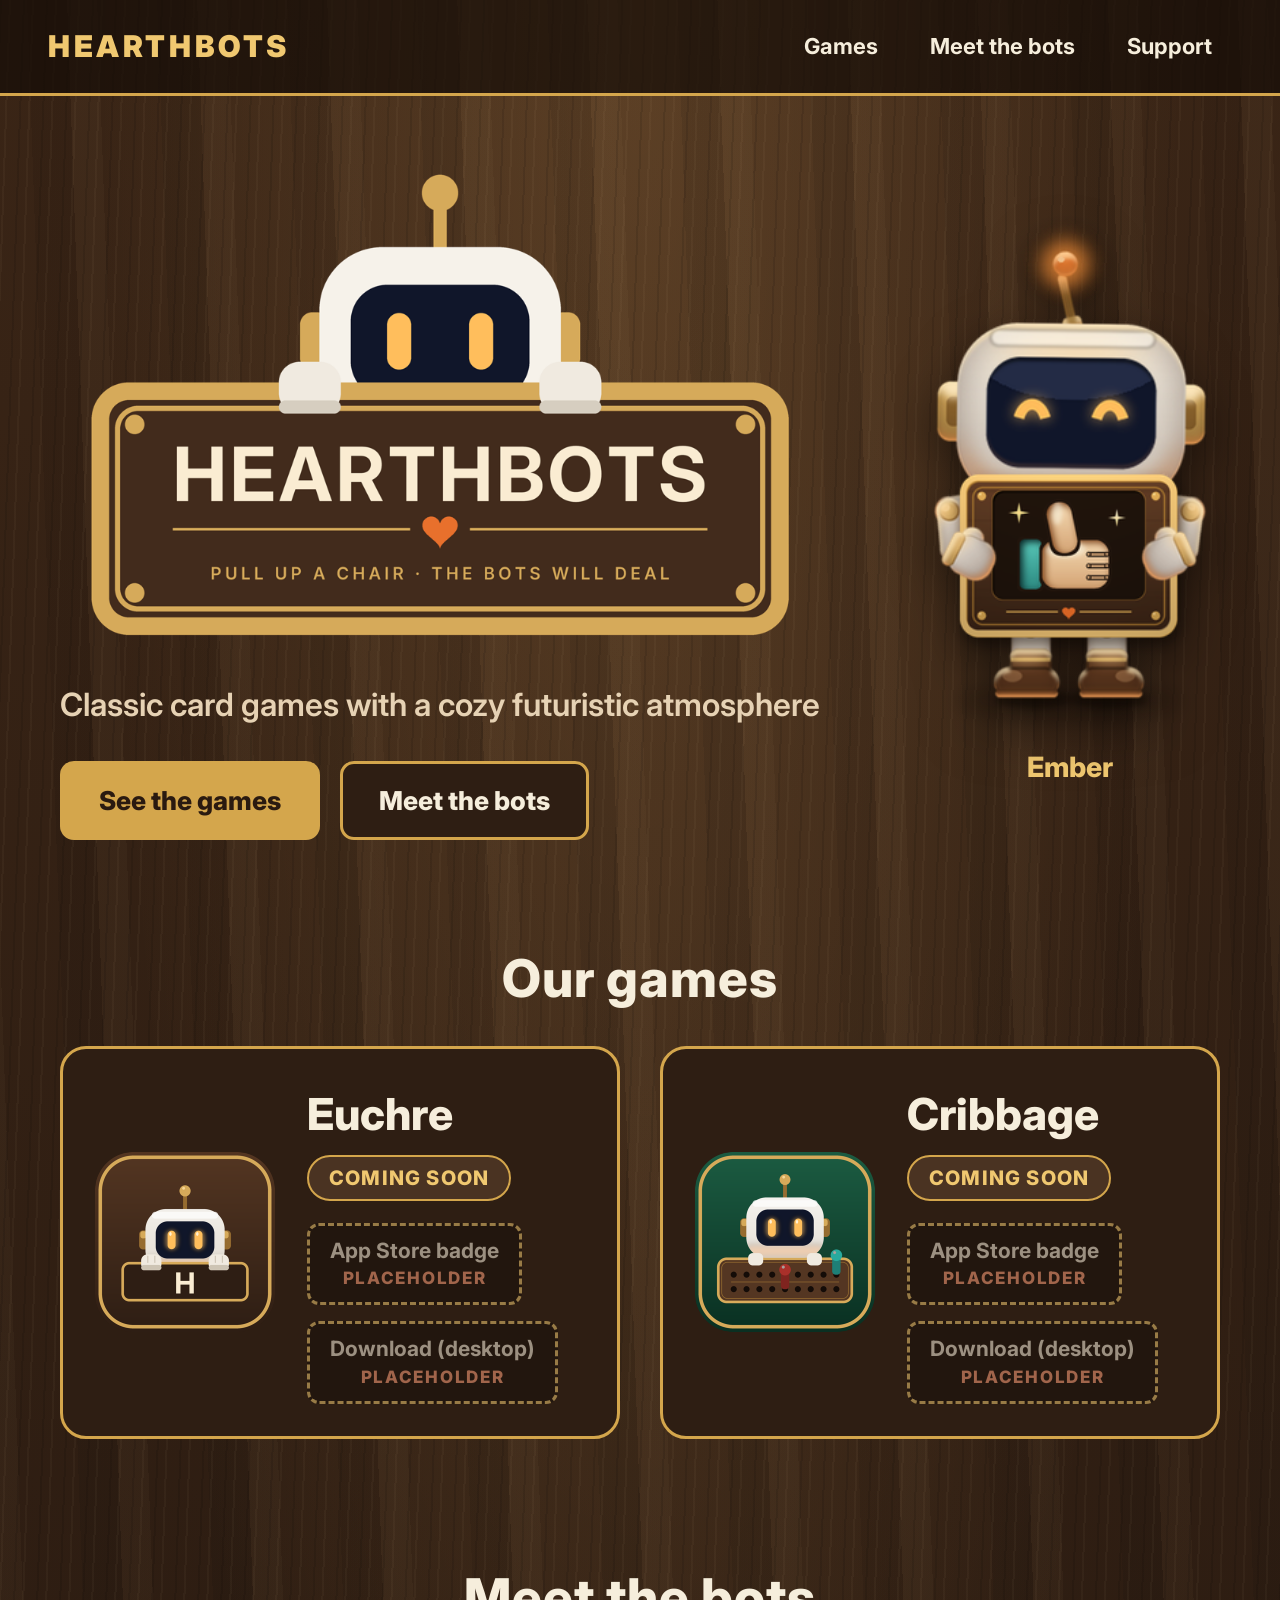
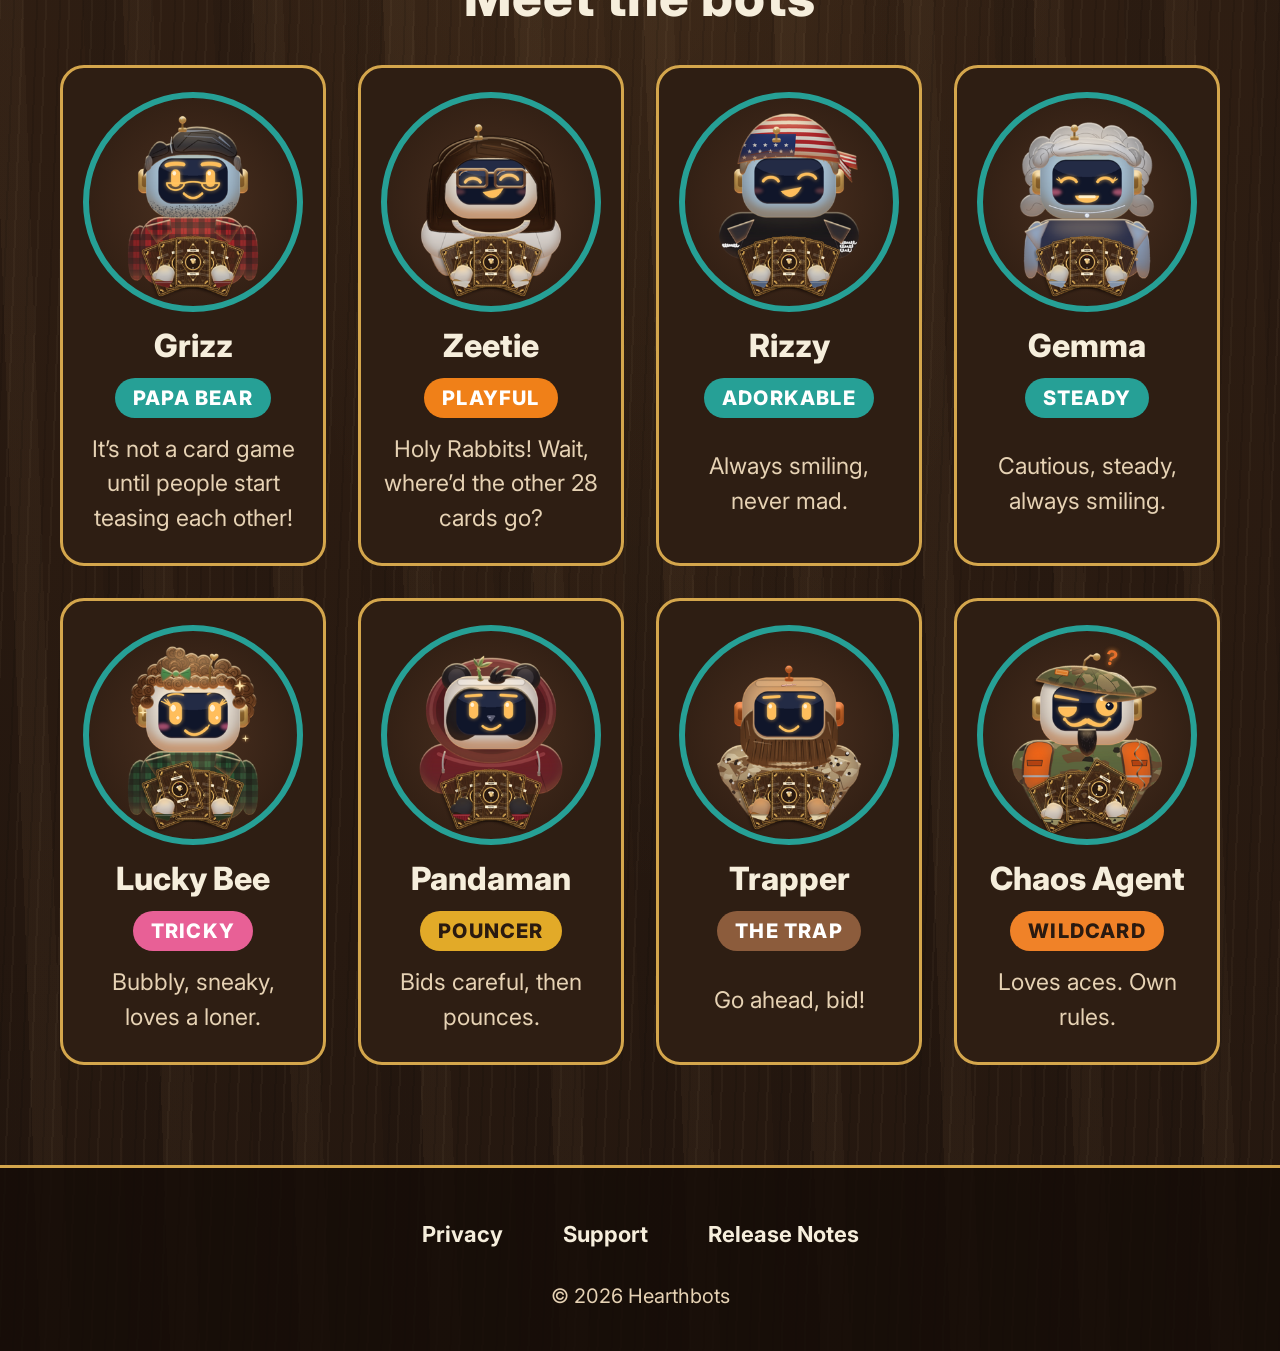
<file: index.html>
<!doctype html>
<html lang="en">
<head>
<meta charset="utf-8">
<meta name="viewport" content="width=device-width, initial-scale=1">
<title>Hearthbots: card games with friendly bots</title>
<meta name="description" content="Hearthbots: tavern card games with friendly robot players. Euchre and Cribbage are coming soon.">
<link rel="stylesheet" href="style.css">
</head>
<body>
<header class="topbar">
  <a class="brand" href="./">HEARTHBOTS</a>
  <nav><a href="#games">Games</a><a href="#bots">Meet the bots</a><a href="support/">Support</a></nav>
</header>

<main>
<section class="hero">
  <div class="hero-copy">
    <h1><img src="assets/logo_hearthbots.png" alt="Hearthbots: pull up a chair, the bots will deal" width="1000" height="659"></h1>
    <p class="lead">Classic card games with a cozy futuristic atmosphere</p>
    <div class="cta-row">
      <a class="btn btn-gold" href="#games">See the games</a>
      <a class="btn btn-ghost" href="#bots">Meet the bots</a>
    </div>
  </div>
  <figure class="hero-ember"><img src="assets/ember_thumbsup.png" alt="Ember, the Hearthbots host, giving a thumbs up" width="206" height="390"><figcaption>Ember</figcaption></figure>
</section>

<section id="games" class="section">
  <h2>Our games</h2>
  <div class="games">
    <article class="game">
      <img class="app-icon" src="assets/icon_euchre.png" alt="Hearthbots Euchre app icon" width="360" height="360">
      <div class="game-body">
        <h3>Euchre</h3>
        <span class="pill pill-soon">COMING SOON</span>
        <div class="badges">
          <span class="badge-ph is-disabled">App Store badge<br><small>PLACEHOLDER</small></span>
          <span class="badge-ph is-disabled">Download (desktop)<br><small>PLACEHOLDER</small></span>
        </div>
      </div>
    </article>
    <article class="game">
      <img class="app-icon" src="assets/icon_cribbage.png" alt="Hearthbots Cribbage app icon" width="360" height="360">
      <div class="game-body">
        <h3>Cribbage</h3>
        <span class="pill pill-soon">COMING SOON</span>
        <div class="badges">
          <span class="badge-ph is-disabled">App Store badge<br><small>PLACEHOLDER</small></span>
          <span class="badge-ph is-disabled">Download (desktop)<br><small>PLACEHOLDER</small></span>
        </div>
      </div>
    </article>
  </div>
</section>

<section id="bots" class="section">
  <h2>Meet the bots</h2>
  <ul class="bots">
    <li><img src="assets/bots/grizz.png" alt="Grizz" width="320" height="320"><h3>Grizz</h3><span class="tag" style="--t:#26a096">PAPA BEAR</span><p>It&rsquo;s not a card game until people start teasing each other!</p></li>
    <li><img src="assets/bots/zeetie.png" alt="Zeetie" width="320" height="320"><h3>Zeetie</h3><span class="tag" style="--t:#f08018">PLAYFUL</span><p>Holy Rabbits! Wait, where&rsquo;d the other 28 cards go?</p></li>
    <li><img src="assets/bots/rizzy.png" alt="Rizzy" width="320" height="320"><h3>Rizzy</h3><span class="tag" style="--t:#26a096">ADORKABLE</span><p>Always smiling, never mad.</p></li>
    <li><img src="assets/bots/gemma.png" alt="Gemma" width="320" height="320"><h3>Gemma</h3><span class="tag" style="--t:#26a096">STEADY</span><p>Cautious, steady, always smiling.</p></li>
    <li><img src="assets/bots/luckybee.png" alt="Lucky Bee" width="320" height="320"><h3>Lucky Bee</h3><span class="tag" style="--t:#e86096">TRICKY</span><p>Bubbly, sneaky, loves a loner.</p></li>
    <li><img src="assets/bots/pandaman.png" alt="Pandaman" width="320" height="320"><h3>Pandaman</h3><span class="tag" style="--t:#e2aa28;--tc:#2a1a10">POUNCER</span><p>Bids careful, then pounces.</p></li>
    <li><img src="assets/bots/trapper.png" alt="Trapper" width="320" height="320"><h3>Trapper</h3><span class="tag" style="--t:#8c5c3c">THE TRAP</span><p>Go ahead, bid!</p></li>
    <li><img src="assets/bots/chaos.png" alt="Chaos Agent" width="320" height="320"><h3>Chaos Agent</h3><span class="tag" style="--t:#f08228;--tc:#2a1a10">WILDCARD</span><p>Loves aces. Own rules.</p></li>
  </ul>
</section>
</main>

<footer class="footer">
  <nav><a href="privacy/">Privacy</a><a href="support/">Support</a><a href="release-notes/">Release Notes</a></nav>
  <p>&copy; 2026 Hearthbots</p>
</footer>
</body>
</html>
</file>
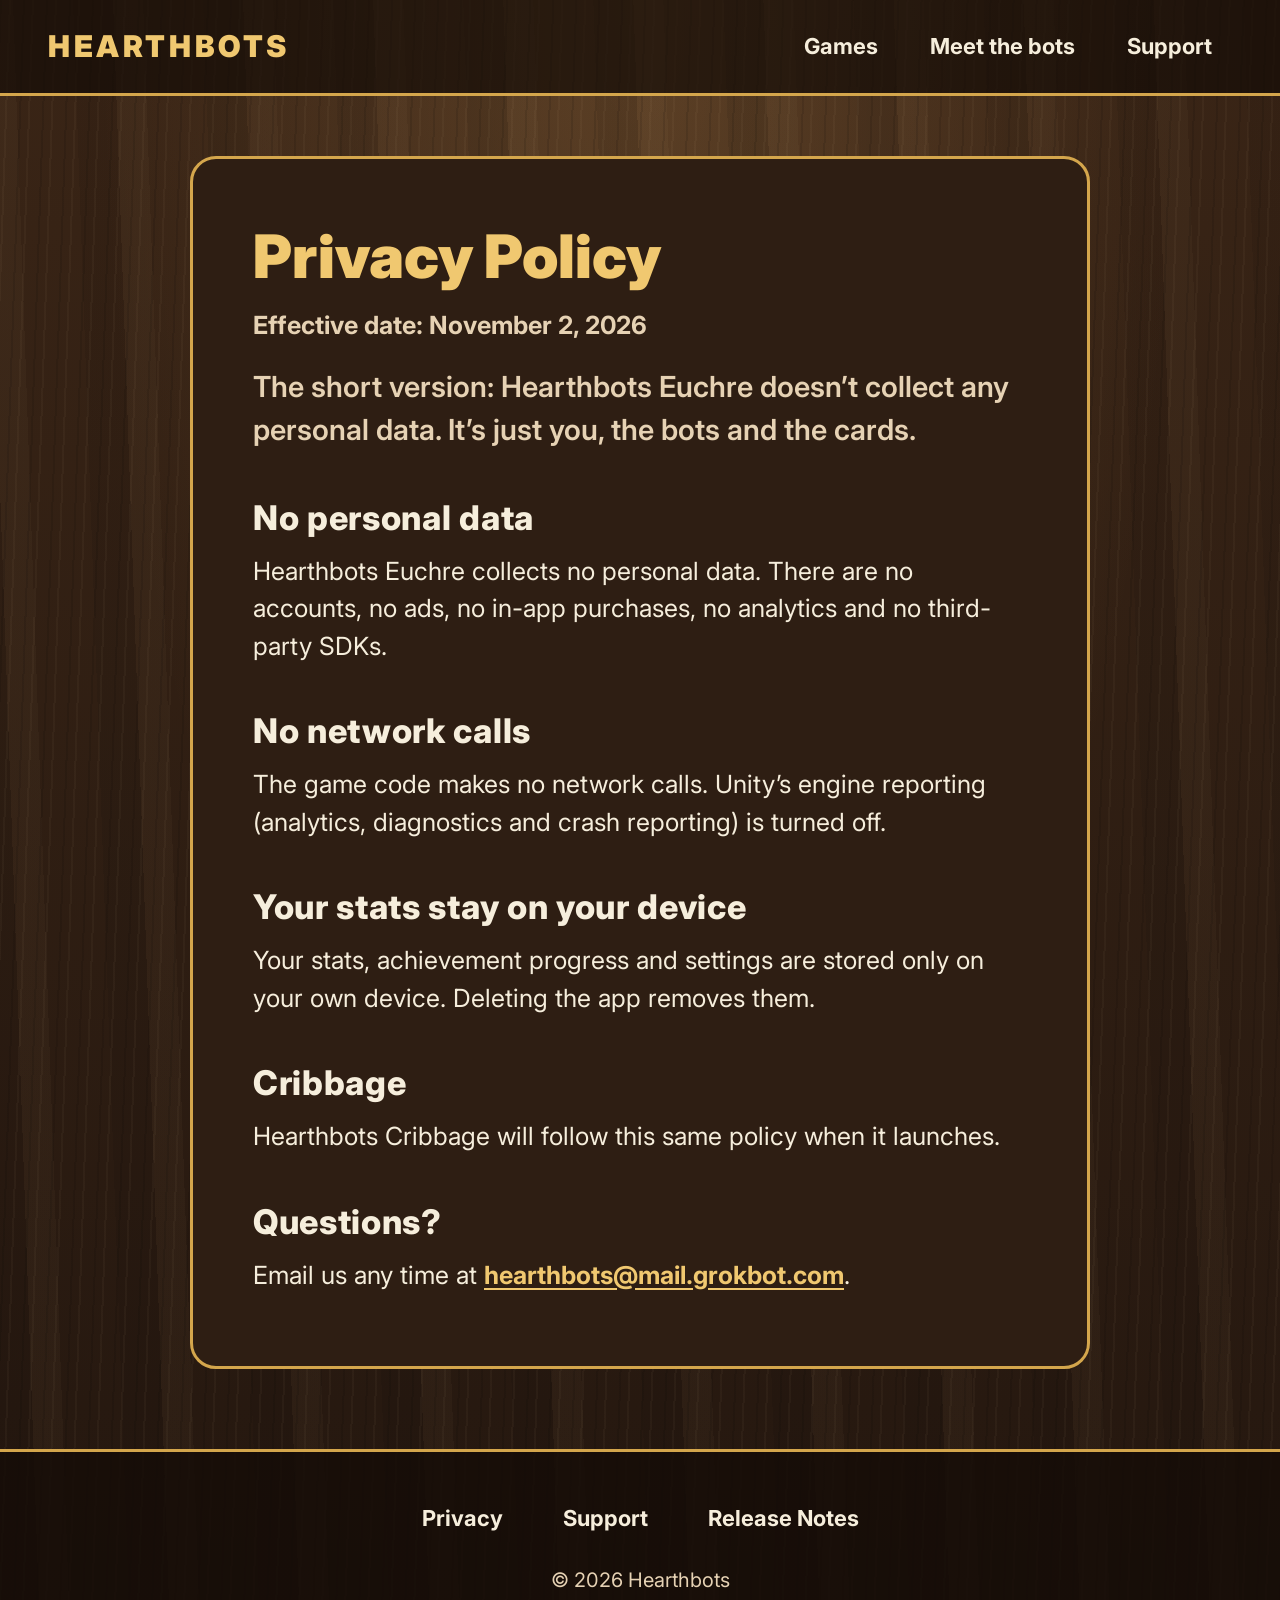
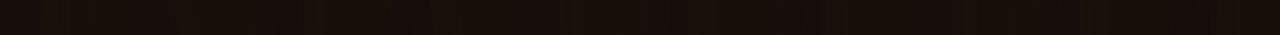
<file: privacy/index.html>
<!doctype html>
<html lang="en">
<head>
<meta charset="utf-8">
<meta name="viewport" content="width=device-width, initial-scale=1">
<title>Privacy Policy | Hearthbots</title>
<meta name="description" content="Hearthbots privacy policy: no personal data, no accounts, no ads, no analytics.">
<link rel="stylesheet" href="../style.css">
</head>
<body>
<header class="topbar">
  <a class="brand" href="../">HEARTHBOTS</a>
  <nav><a href="../#games">Games</a><a href="../#bots">Meet the bots</a><a href="../support/">Support</a></nav>
</header>

<main class="page">
<article class="doc">
  <h1>Privacy Policy</h1>
  <p class="eff">Effective date: November 2, 2026</p>
  <p class="lead-doc">The short version: Hearthbots Euchre doesn&rsquo;t collect any personal data. It&rsquo;s just you, the bots and the cards.</p>
  <h2>No personal data</h2>
  <p>Hearthbots Euchre collects no personal data. There are no accounts, no ads, no in-app purchases, no analytics and no third-party SDKs.</p>
  <h2>No network calls</h2>
  <p>The game code makes no network calls. Unity&rsquo;s engine reporting (analytics, diagnostics and crash reporting) is turned off.</p>
  <h2>Your stats stay on your device</h2>
  <p>Your stats, achievement progress and settings are stored only on your own device. Deleting the app removes them.</p>
  <h2>Cribbage</h2>
  <p>Hearthbots Cribbage will follow this same policy when it launches.</p>
  <h2>Questions?</h2>
  <p>Email us any time at <a href="mailto:hearthbots@mail.grokbot.com">hearthbots@mail.grokbot.com</a>.</p>
</article>
</main>

<footer class="footer">
  <nav><a href="../privacy/">Privacy</a><a href="../support/">Support</a><a href="../release-notes/">Release Notes</a></nav>
  <p>&copy; 2026 Hearthbots</p>
</footer>
</body>
</html>
</file>
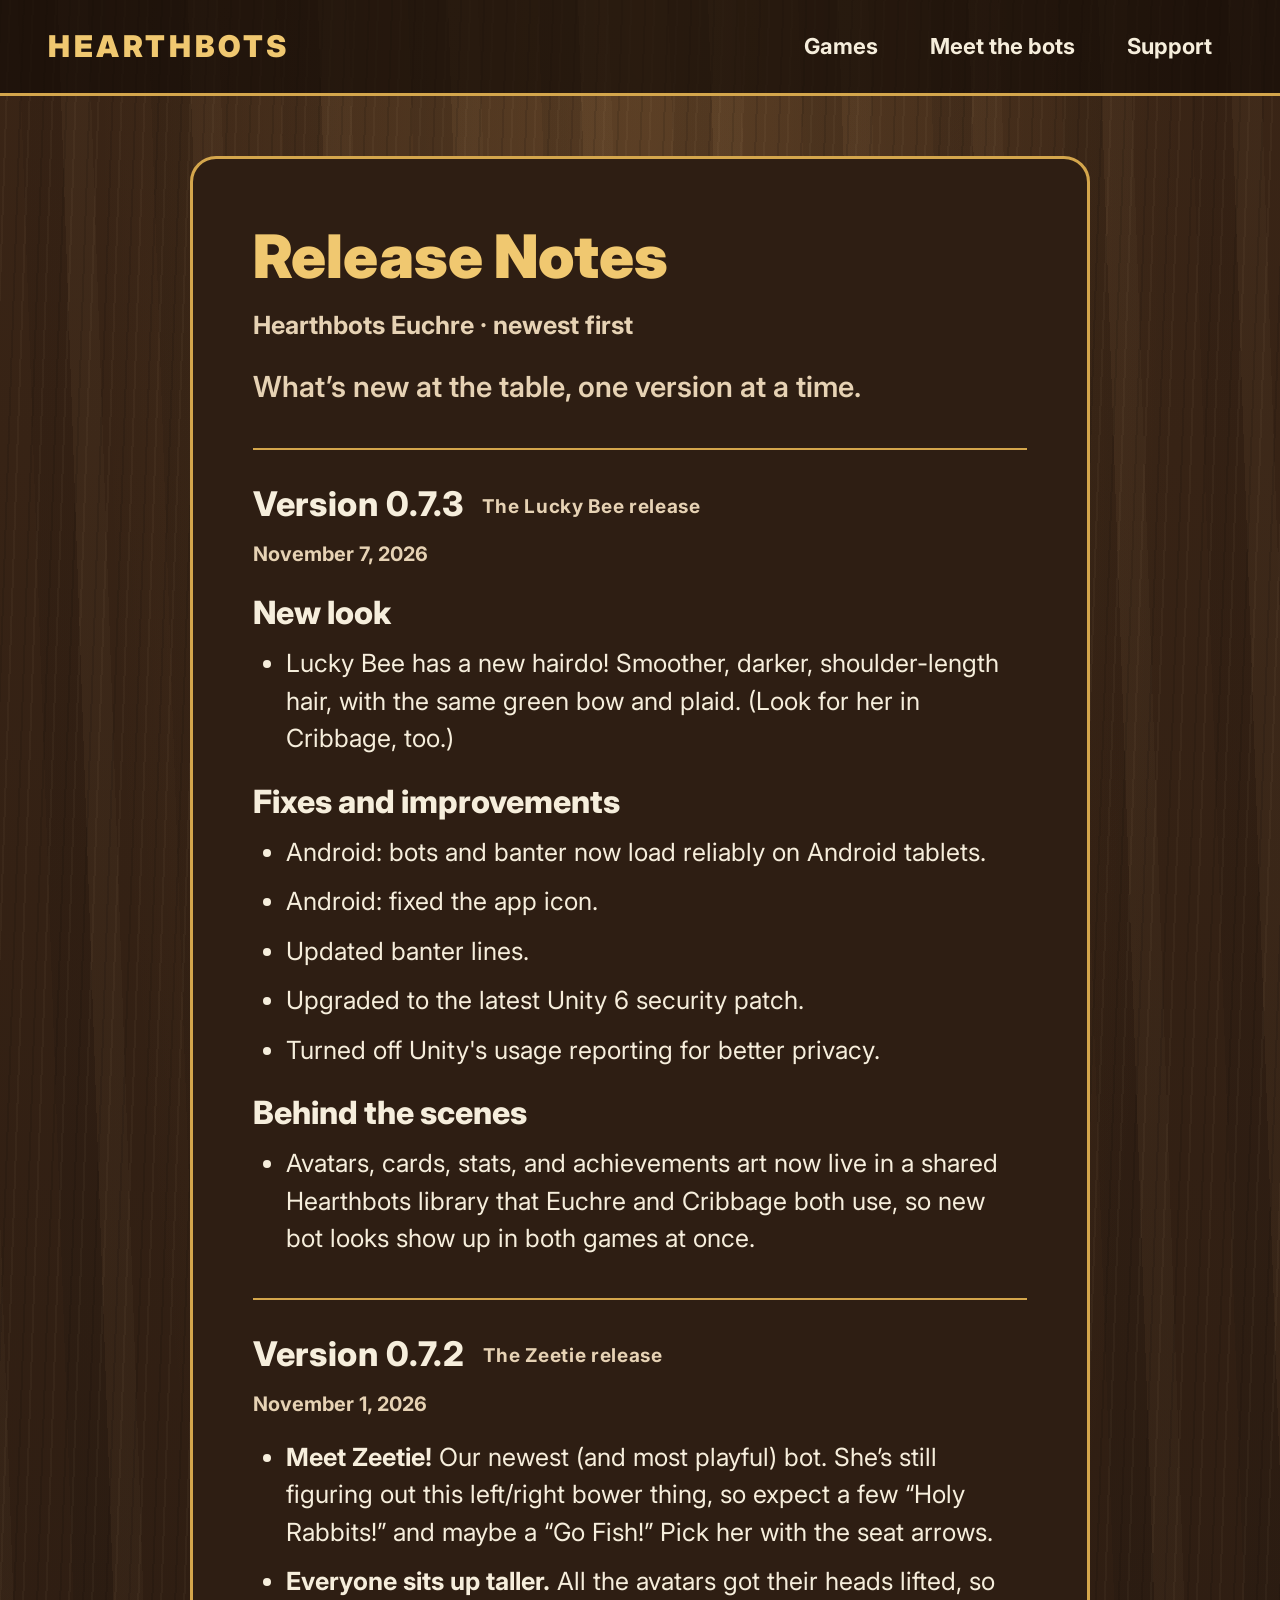
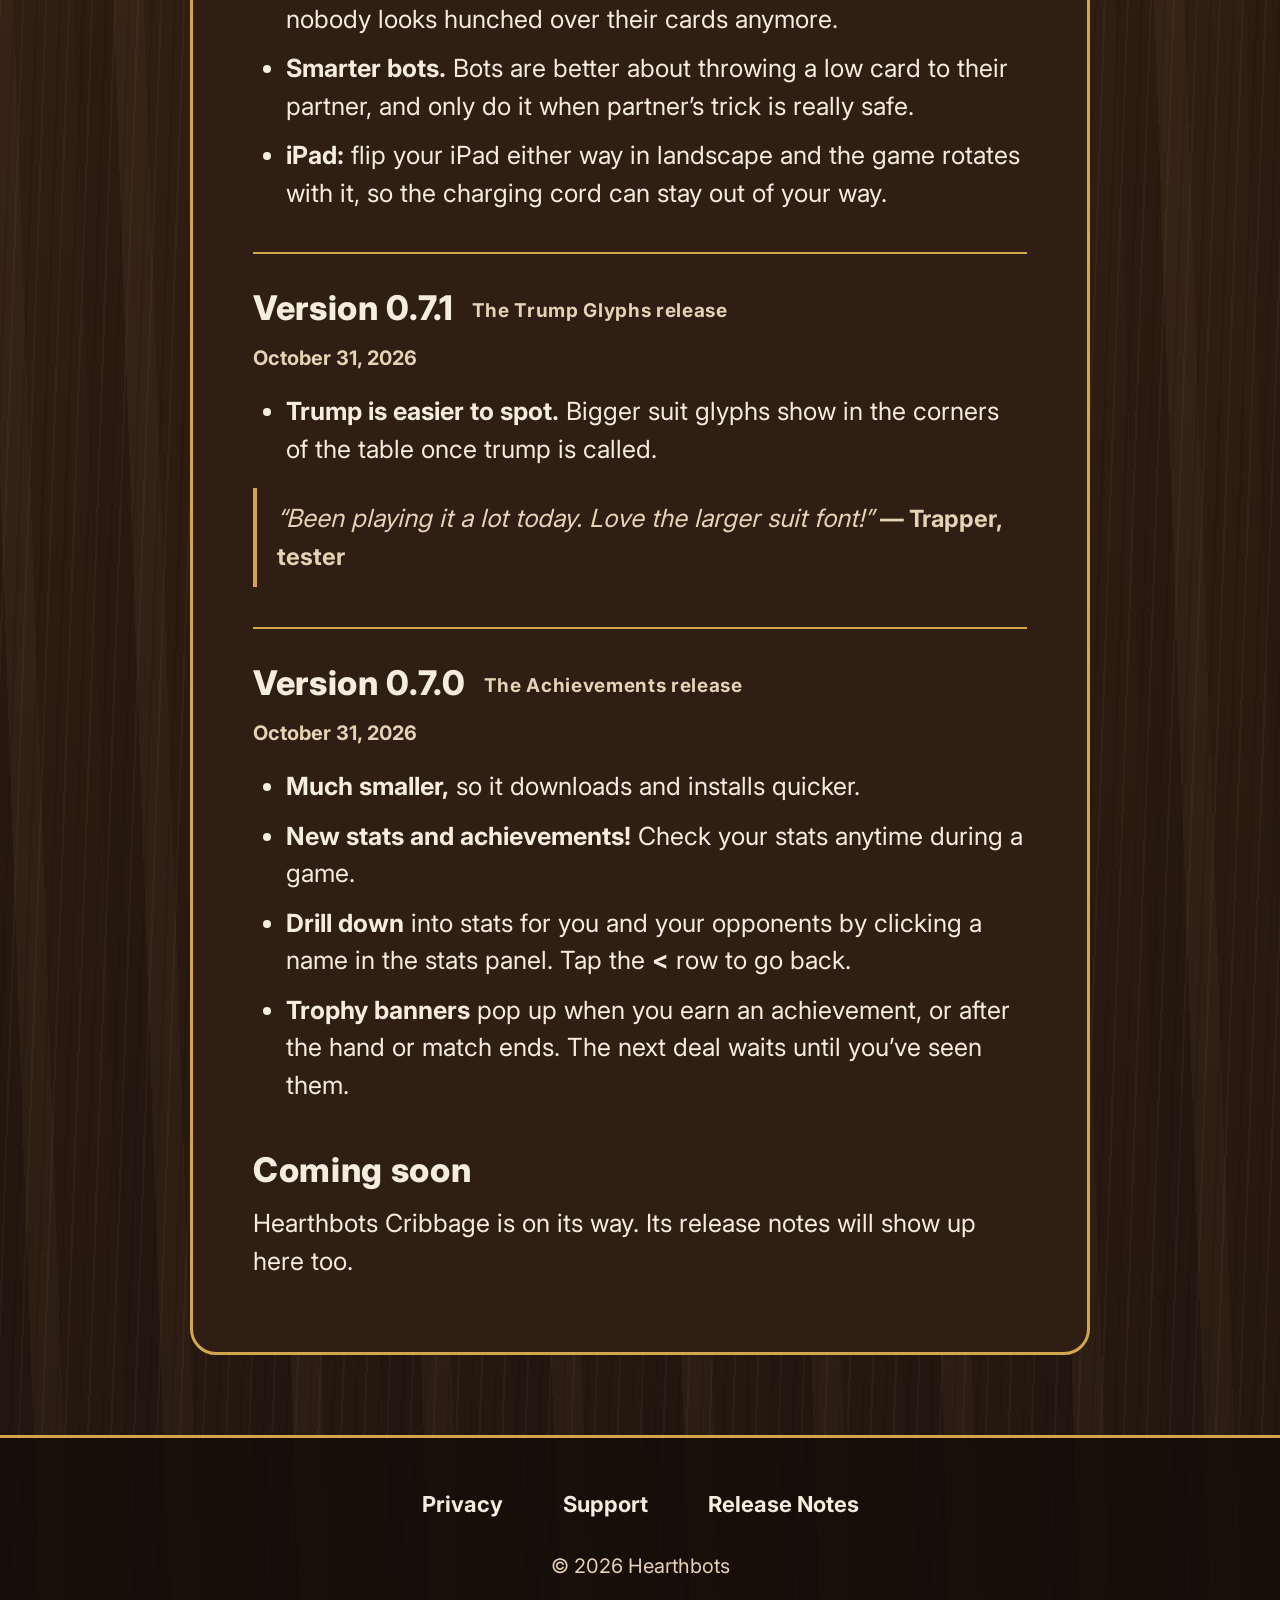
<file: release-notes/index.html>
<!doctype html>
<html lang="en">
<head>
<meta charset="utf-8">
<meta name="viewport" content="width=device-width, initial-scale=1">
<title>Release Notes | Hearthbots</title>
<meta name="description" content="What's new in Hearthbots Euchre, newest version first.">
<link rel="stylesheet" href="../style.css">
</head>
<body>
<header class="topbar">
  <a class="brand" href="../">HEARTHBOTS</a>
  <nav><a href="../#games">Games</a><a href="../#bots">Meet the bots</a><a href="../support/">Support</a></nav>
</header>

<main class="page">
<article class="doc">
  <h1>Release Notes</h1>
  <p class="eff">Hearthbots Euchre &middot; newest first</p>
  <p class="lead-doc">What&rsquo;s new at the table, one version at a time.</p>

  <section class="ver">
    <h2>Version 0.7.3 <span class="ver-name">The Lucky Bee release</span></h2>
    <p class="ver-date">November 7, 2026</p>
    <h3>New look</h3>
    <ul>
      <li>Lucky Bee has a new hairdo! Smoother, darker, shoulder-length hair, with the same green bow and plaid. (Look for her in Cribbage, too.)</li>
    </ul>
    <h3>Fixes and improvements</h3>
    <ul>
      <li>Android: bots and banter now load reliably on Android tablets.</li>
      <li>Android: fixed the app icon.</li>
      <li>Updated banter lines.</li>
      <li>Upgraded to the latest Unity 6 security patch.</li>
      <li>Turned off Unity's usage reporting for better privacy.</li>
    </ul>
    <h3>Behind the scenes</h3>
    <ul>
      <li>Avatars, cards, stats, and achievements art now live in a shared Hearthbots library that Euchre and Cribbage both use, so new bot looks show up in both games at once.</li>
    </ul>
  </section>

  <section class="ver">
    <h2>Version 0.7.2 <span class="ver-name">The Zeetie release</span></h2>
    <p class="ver-date">November 1, 2026</p>
    <ul>
      <li><strong>Meet Zeetie!</strong> Our newest (and most playful) bot. She&rsquo;s still figuring out this left/right bower thing, so expect a few &ldquo;Holy Rabbits!&rdquo; and maybe a &ldquo;Go Fish!&rdquo; Pick her with the seat arrows.</li>
      <li><strong>Everyone sits up taller.</strong> All the avatars got their heads lifted, so nobody looks hunched over their cards anymore.</li>
      <li><strong>Smarter bots.</strong> Bots are better about throwing a low card to their partner, and only do it when partner&rsquo;s trick is really safe.</li>
      <li><strong>iPad:</strong> flip your iPad either way in landscape and the game rotates with it, so the charging cord can stay out of your way.</li>
    </ul>
  </section>

  <section class="ver">
    <h2>Version 0.7.1 <span class="ver-name">The Trump Glyphs release</span></h2>
    <p class="ver-date">October 31, 2026</p>
    <ul>
      <li><strong>Trump is easier to spot.</strong> Bigger suit glyphs show in the corners of the table once trump is called.</li>
    </ul>
    <blockquote>&ldquo;Been playing it a lot today. Love the larger suit font!&rdquo; <cite>&mdash; Trapper, tester</cite></blockquote>
  </section>

  <section class="ver">
    <h2>Version 0.7.0 <span class="ver-name">The Achievements release</span></h2>
    <p class="ver-date">October 31, 2026</p>
    <ul>
      <li><strong>Much smaller,</strong> so it downloads and installs quicker.</li>
      <li><strong>New stats and achievements!</strong> Check your stats anytime during a game.</li>
      <li><strong>Drill down</strong> into stats for you and your opponents by clicking a name in the stats panel. Tap the <strong>&lt;</strong> row to go back.</li>
      <li><strong>Trophy banners</strong> pop up when you earn an achievement, or after the hand or match ends. The next deal waits until you&rsquo;ve seen them.</li>
    </ul>
  </section>

  <h2>Coming soon</h2>
  <p>Hearthbots Cribbage is on its way. Its release notes will show up here too.</p>
</article>
</main>

<footer class="footer">
  <nav><a href="../privacy/">Privacy</a><a href="../support/">Support</a><a href="../release-notes/">Release Notes</a></nav>
  <p>&copy; 2026 Hearthbots</p>
</footer>
</body>
</html>
</file>
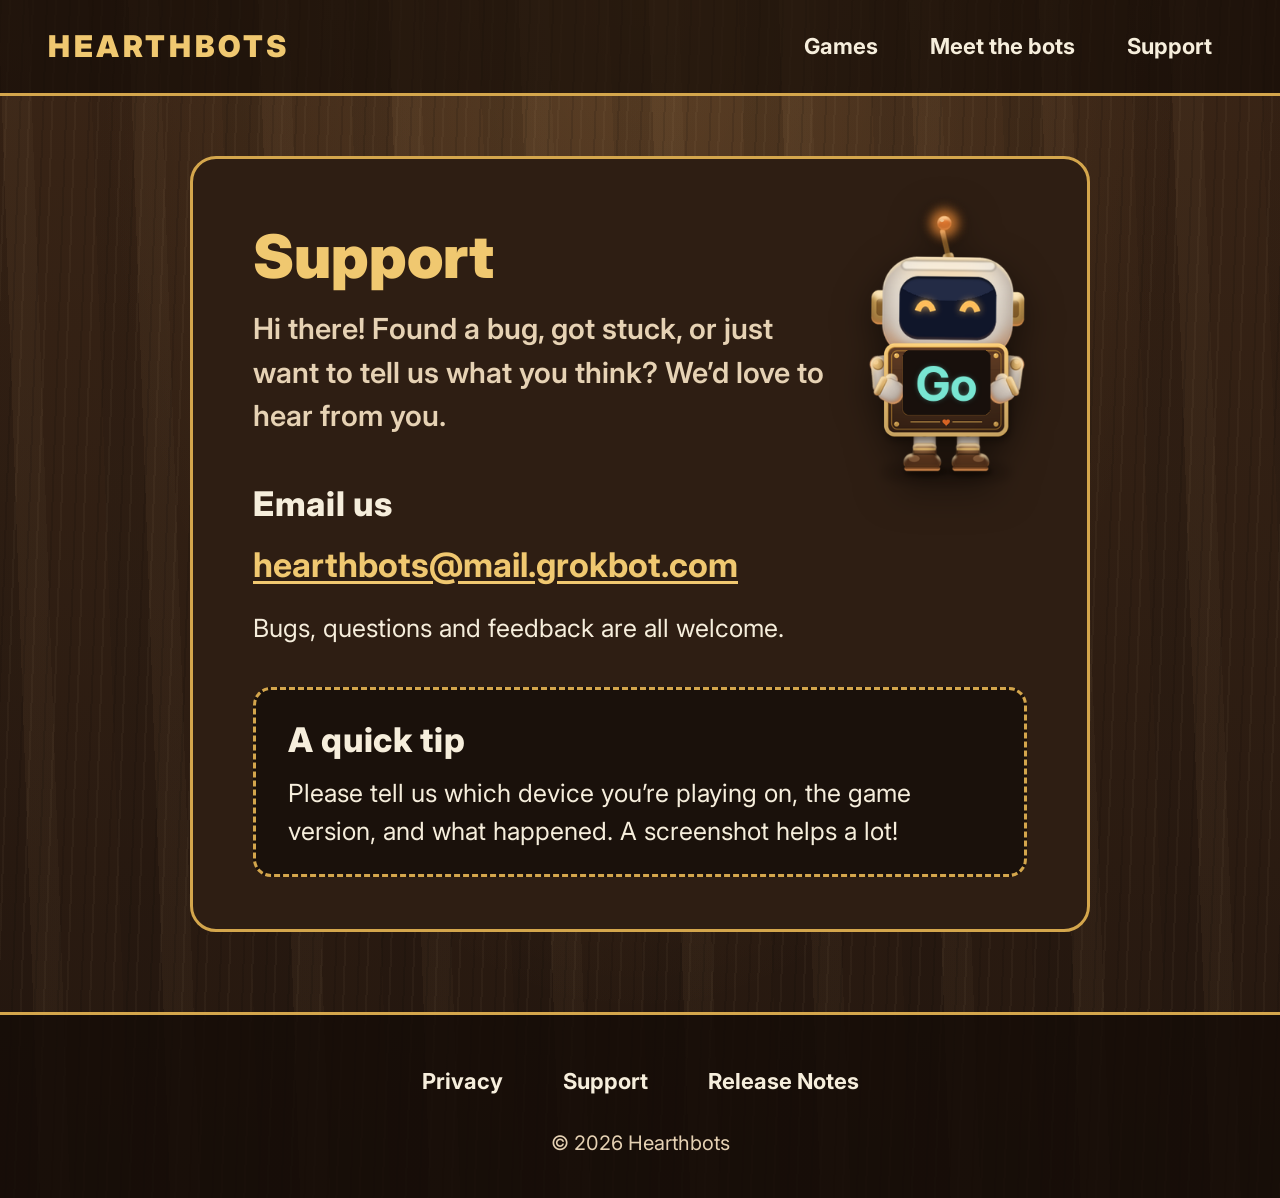
<file: support/index.html>
<!doctype html>
<html lang="en">
<head>
<meta charset="utf-8">
<meta name="viewport" content="width=device-width, initial-scale=1">
<title>Support | Hearthbots</title>
<meta name="description" content="Hearthbots support: email us about bugs and feedback.">
<link rel="stylesheet" href="../style.css">
</head>
<body>
<header class="topbar">
  <a class="brand" href="../">HEARTHBOTS</a>
  <nav><a href="../#games">Games</a><a href="../#bots">Meet the bots</a><a href="../support/">Support</a></nav>
</header>

<main class="page">
<article class="doc">
  <img class="doc-ember" src="../assets/ember_go.png" alt="Ember holding a Go sign" width="206" height="390">
  <h1>Support</h1>
  <p class="lead-doc">Hi there! Found a bug, got stuck, or just want to tell us what you think? We&rsquo;d love to hear from you.</p>
  <h2>Email us</h2>
  <p class="mail-big"><a href="mailto:hearthbots@mail.grokbot.com">hearthbots@mail.grokbot.com</a></p>
  <p>Bugs, questions and feedback are all welcome.</p>
  <div class="tip">
    <h2>A quick tip</h2>
    <p>Please tell us which device you&rsquo;re playing on, the game version, and what happened. A screenshot helps a lot!</p>
  </div>
</article>
</main>

<footer class="footer">
  <nav><a href="../privacy/">Privacy</a><a href="../support/">Support</a><a href="../release-notes/">Release Notes</a></nav>
  <p>&copy; 2026 Hearthbots</p>
</footer>
</body>
</html>
</file>
<file: style.css>
@font-face { font-family: "Inter"; src: url("assets/fonts/Inter.ttf") format("truetype"); font-weight: 100 900; font-display: swap; }
:root {
  --walnut-d: #24170f; --walnut: #3a2516; --walnut-l: #5a3a22; --panel: #2e1e13;
  --brass: #d4a64c; --brass-l: #f0c870; --cream: #f6eedc; --dim: #e6d2b4; --teal: #26a096; --oxblood: #7a2230;
  --glow: 0 0 0 3px rgba(240, 200, 112, .9), 0 0 18px 4px rgba(240, 200, 112, .55);
}
* { box-sizing: border-box; }
html { font-size: 20px; }                       /* big base size: easy reading */
body { margin: 0; font-family: Inter, system-ui, sans-serif; color: var(--cream); line-height: 1.5;
  background-color: var(--walnut);
  background-image:
    repeating-linear-gradient(92deg, rgba(0,0,0,.10) 0 2px, transparent 2px 9px, rgba(255,220,170,.035) 9px 11px, transparent 11px 23px),
    repeating-linear-gradient(88deg, rgba(0,0,0,.08) 0 40px, rgba(255,210,150,.03) 40px 70px, transparent 70px 130px),
    radial-gradient(ellipse at 50% 0%, rgba(255,190,110,.18), transparent 60%),
    linear-gradient(var(--walnut), var(--walnut-d)); }
a { color: var(--brass-l); }
img { max-width: 100%; height: auto; display: block; }
h2 { font-size: 2.6rem; font-weight: 800; margin: 0 0 1.4rem; text-align: center; letter-spacing: .02em; }
h3 { font-size: 1.6rem; font-weight: 800; margin: .5rem 0 .4rem; }

.topbar { display: flex; justify-content: space-between; align-items: center; padding: 1rem 2.4rem; background: rgba(20, 12, 7, .7); border-bottom: 3px solid var(--brass); }
.brand { font-weight: 900; font-size: 1.5rem; letter-spacing: .12em; color: var(--brass-l); text-decoration: none; }
.topbar nav { display: flex; gap: .6rem; }
.topbar nav a, .footer nav a { color: var(--cream); text-decoration: none; font-weight: 700; font-size: 1.1rem; padding: .5rem 1rem; border-radius: 12px; transition: box-shadow .15s; }
.topbar nav a:hover, .topbar nav a:focus-visible, .footer nav a:hover, .footer nav a:focus-visible { box-shadow: var(--glow); outline: none; }

.hero { max-width: 1240px; margin: 0 auto; padding: 3rem 2rem 2rem; display: grid; grid-template-columns: 1fr 300px; gap: 2rem; align-items: center; }
.hero h1 { margin: 0; }
.hero h1 img { width: 100%; max-width: 760px; }
.lead { font-size: 1.6rem; font-weight: 600; color: var(--dim); margin: 1.2rem 0 1.6rem; max-width: 30em; }
.hero-ember { margin: 0; text-align: center; }
.hero-ember img { width: 100%; max-width: 280px; margin: 0 auto; filter: drop-shadow(0 18px 24px rgba(0,0,0,.55)); }
.hero-ember figcaption { font-weight: 800; font-size: 1.4rem; color: var(--brass-l); margin-top: .4rem; }
.cta-row { display: flex; gap: 1rem; flex-wrap: wrap; }

/* flat buttons; hover/focus = edge glow only (no sheen, no colour change) */
.btn { display: inline-block; font-weight: 800; font-size: 1.3rem; padding: .85rem 1.8rem; border-radius: 14px; text-decoration: none; transition: box-shadow .15s; border: 3px solid transparent; }
.btn-gold { background: var(--brass); color: #2a1a10; }
.btn-ghost { background: var(--panel); color: var(--cream); border-color: var(--brass); }
.btn:hover, .btn:focus-visible { box-shadow: var(--glow); outline: none; }

.section { max-width: 1240px; margin: 0 auto; padding: 3rem 2rem; }
.games { display: grid; grid-template-columns: 1fr 1fr; gap: 2rem; }
.game { display: flex; gap: 1.6rem; align-items: center; background: var(--panel); border: 3px solid var(--brass); border-radius: 26px; padding: 1.6rem; }
.app-icon { width: 180px; flex: none; border-radius: 36px; }
.game h3 { font-size: 2.2rem; margin-top: 0; }
.pill { display: inline-block; font-weight: 800; font-size: 1rem; letter-spacing: .06em; padding: .3rem 1rem; border-radius: 999px; }
.pill-now { background: var(--teal); color: #fff; }
.pill-soon { background: #4a3322; color: var(--brass-l); border: 2px solid var(--brass); }
.badges { display: flex; gap: .8rem; margin-top: 1.1rem; flex-wrap: wrap; }
.badge-ph { display: inline-block; min-width: 190px; text-align: center; padding: .6rem 1rem; border: 3px dashed var(--brass-l); border-radius: 12px; background: #1a110b;
  color: var(--cream); font-weight: 700; font-size: 1.05rem; line-height: 1.25; text-decoration: none; transition: box-shadow .15s; }
.badge-ph small { color: #ff9f7a; font-weight: 800; letter-spacing: .1em; font-size: .85rem; }
a.badge-ph:hover, a.badge-ph:focus-visible { box-shadow: var(--glow); outline: none; }
.badge-ph.is-disabled { opacity: .55; }

.bots { list-style: none; margin: 0; padding: 0; display: grid; grid-template-columns: repeat(4, 1fr); gap: 1.6rem; }
.bots li { display: flex; flex-direction: column; align-items: center; background: var(--panel); border: 3px solid var(--brass); border-radius: 24px; padding: 1.2rem 1rem 1.4rem; text-align: center; }
.bots img { width: 220px; height: 220px; margin: 0 auto; border-radius: 50%; background: radial-gradient(#4a3020, #2a1a10); border: 6px solid var(--teal); }
.tag { display: inline-block; background: var(--t); color: var(--tc, #fff); font-weight: 800; font-size: 1rem; letter-spacing: .06em; padding: .25rem .9rem; border-radius: 999px; }
.bots p { font-size: 1.15rem; color: var(--dim); margin: .7rem 0 0; flex: 1; display: flex; align-items: center; }

.footer { margin-top: 2rem; padding: 2rem; text-align: center; background: rgba(20, 12, 7, .8); border-top: 3px solid var(--brass); }
.footer nav { display: flex; justify-content: center; gap: 1rem; flex-wrap: wrap; }
.footer p { color: var(--dim); font-size: 1rem; margin: 1rem 0 0; }

@media (max-width: 900px) {
  html { font-size: 18px; }
  .topbar { padding: .8rem 1rem; flex-direction: column; gap: .4rem; }
  .topbar nav a { font-size: 1rem; padding: .4rem .6rem; }
  .hero { grid-template-columns: 1fr; text-align: center; padding: 1.6rem 1rem; }
  .hero h1 img { margin: 0 auto; }
  .lead { font-size: 1.35rem; margin-left: auto; margin-right: auto; }
  .cta-row { justify-content: center; }
  .hero-ember { order: -1; } .hero-ember img { max-width: 170px; }
  .section { padding: 2rem 1rem; }
  h2 { font-size: 2rem; }
  .games { grid-template-columns: 1fr; }
  .game { flex-direction: column; text-align: center; }
  .app-icon { width: 160px; }
  .badges { justify-content: center; }
  .bots { grid-template-columns: repeat(2, minmax(0, 1fr)); gap: .8rem; }
  .bots li { padding: .9rem .5rem 1.1rem; }
  .tag { font-size: .85rem; padding: .2rem .6rem; }
  .bots img { width: 100%; max-width: 130px; height: auto; aspect-ratio: 1; border-width: 5px; }
  .bots h3 { font-size: 1.3rem; }
  .bots p { font-size: 1.05rem; }
}

/* ---- text pages (privacy, support) ---- */
.page { max-width: 980px; margin: 0 auto; padding: 3rem 2rem 2rem; }
.doc { background: var(--panel); border: 3px solid var(--brass); border-radius: 26px; padding: 2.6rem 3rem; font-size: 1.25rem; }
.doc h1 { font-size: 3rem; font-weight: 900; margin: 0 0 .3rem; color: var(--brass-l); }
.doc h2 { font-size: 1.7rem; text-align: left; margin: 2rem 0 .5rem; }
.doc p { margin: 0 0 1rem; max-width: 40em; }
.doc a { font-weight: 700; text-underline-offset: 4px; overflow-wrap: anywhere; }
.eff { color: var(--dim); font-weight: 700; }
.lead-doc { font-size: 1.45rem; font-weight: 600; color: var(--dim); }
.mail-big { font-size: 1.7rem; }
.doc-ember { float: right; width: 160px; margin: -1rem 0 1rem 1.5rem; filter: drop-shadow(0 12px 18px rgba(0,0,0,.5)); }
.tip { clear: both; margin-top: 2rem; padding: 1.2rem 1.6rem; border: 3px dashed var(--brass); border-radius: 18px; background: #1a110b; }
.tip h2 { margin-top: 0; }
.tip p { margin: 0; }
@media (max-width: 900px) {
  .page { padding: 1.4rem .8rem; }
  .doc { padding: 1.6rem 1.2rem; font-size: 1.15rem; }
  .doc h1 { font-size: 2.3rem; }
  .doc h2 { font-size: 1.45rem; }
  .lead-doc { font-size: 1.25rem; }
  .mail-big { font-size: 1.05rem; } .mail-big a { white-space: nowrap; }
  .doc-ember { width: 110px; margin: -.4rem 0 .6rem 1rem; }
}

/* ---- release notes ---- */
.ver { border-top: 2px solid var(--brass); margin-top: 2rem; padding-top: .4rem; }
.ver h2 { margin-top: 1rem; }
.ver-name { display: inline-block; font-size: .95rem; font-weight: 700; color: var(--dim); margin-left: .5rem; vertical-align: middle; }
.ver-date { color: var(--dim); font-weight: 700; font-size: 1rem; margin: -.3rem 0 .8rem; }
.doc ul { margin: 0 0 1rem; padding-left: 1.3em; max-width: 40em; }
.doc li { margin: 0 0 .6rem; }
.doc blockquote { margin: 0 0 1rem; padding: .6rem 1rem; border-left: 4px solid var(--brass); color: var(--dim); font-style: italic; max-width: 38em; }
.doc cite { font-style: normal; font-weight: 700; font-size: .95em; }
@media (max-width: 640px) { .ver-name { display: block; margin: .2rem 0 0; } }
</file>
